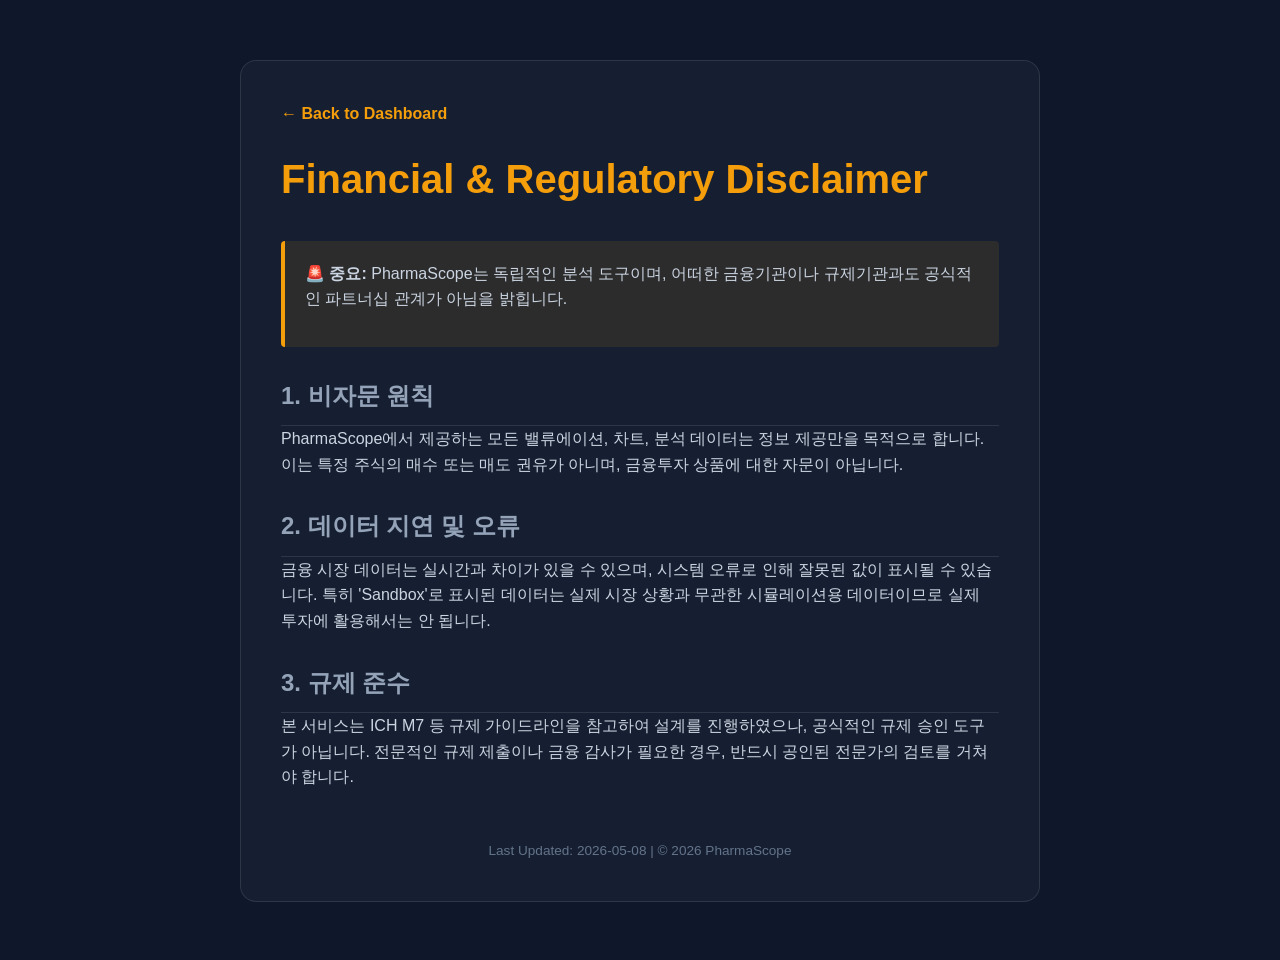
<file: disclaimer.html>
<!DOCTYPE html>
<html lang="ko">
<head>
    <meta charset="UTF-8">
    <meta name="viewport" content="width=device-width, initial-scale=1.0">
    <title>Disclaimer - PharmaScope</title>
    <link rel="stylesheet" href="styles.css">
    <style>
        body { background: #0f172a; color: #f1f5f9; font-family: 'Inter', sans-serif; line-height: 1.6; }
        .legal-container { max-width: 800px; margin: 60px auto; padding: 40px; background: rgba(30, 41, 59, 0.5); border: 1px solid rgba(255, 255, 255, 0.1); border-radius: 16px; backdrop-filter: blur(10px); }
        h1 { color: #f59e0b; margin-bottom: 30px; font-size: 2.5rem; }
        h2 { color: #94a3b8; margin-top: 30px; border-bottom: 1px solid rgba(255,255,255,0.1); padding-bottom: 10px; }
        p, li { margin-bottom: 15px; color: #cbd5e1; }
        .back-link { display: inline-block; margin-bottom: 20px; color: #f59e0b; text-decoration: none; font-weight: 600; }
        .back-link:hover { text-decoration: underline; }
        .warning-box { background: rgba(245, 158, 11, 0.1); border-left: 4px solid #f59e0b; padding: 20px; margin: 20px 0; border-radius: 4px; }
    </style>
</head>
<body>
    <div class="legal-container">
        <a href="index.html" class="back-link">← Back to Dashboard</a>
        <h1>Financial & Regulatory Disclaimer</h1>
        
        <div class="warning-box">
            <p><strong>🚨 중요:</strong> PharmaScope는 독립적인 분석 도구이며, 어떠한 금융기관이나 규제기관과도 공식적인 파트너십 관계가 아님을 밝힙니다.</p>
        </div>

        <section>
            <h2>1. 비자문 원칙</h2>
            <p>PharmaScope에서 제공하는 모든 밸류에이션, 차트, 분석 데이터는 정보 제공만을 목적으로 합니다. 이는 특정 주식의 매수 또는 매도 권유가 아니며, 금융투자 상품에 대한 자문이 아닙니다.</p>
        </section>

        <section>
            <h2>2. 데이터 지연 및 오류</h2>
            <p>금융 시장 데이터는 실시간과 차이가 있을 수 있으며, 시스템 오류로 인해 잘못된 값이 표시될 수 있습니다. 특히 'Sandbox'로 표시된 데이터는 실제 시장 상황과 무관한 시뮬레이션용 데이터이므로 실제 투자에 활용해서는 안 됩니다.</p>
        </section>

        <section>
            <h2>3. 규제 준수</h2>
            <p>본 서비스는 ICH M7 등 규제 가이드라인을 참고하여 설계를 진행하였으나, 공식적인 규제 승인 도구가 아닙니다. 전문적인 규제 제출이나 금융 감사가 필요한 경우, 반드시 공인된 전문가의 검토를 거쳐야 합니다.</p>
        </section>

        <footer style="margin-top: 50px; font-size: 0.85rem; color: #64748b; text-align: center;">
            Last Updated: 2026-05-08 | &copy; 2026 PharmaScope
        </footer>
    </div>
</body>
</html>
</file>
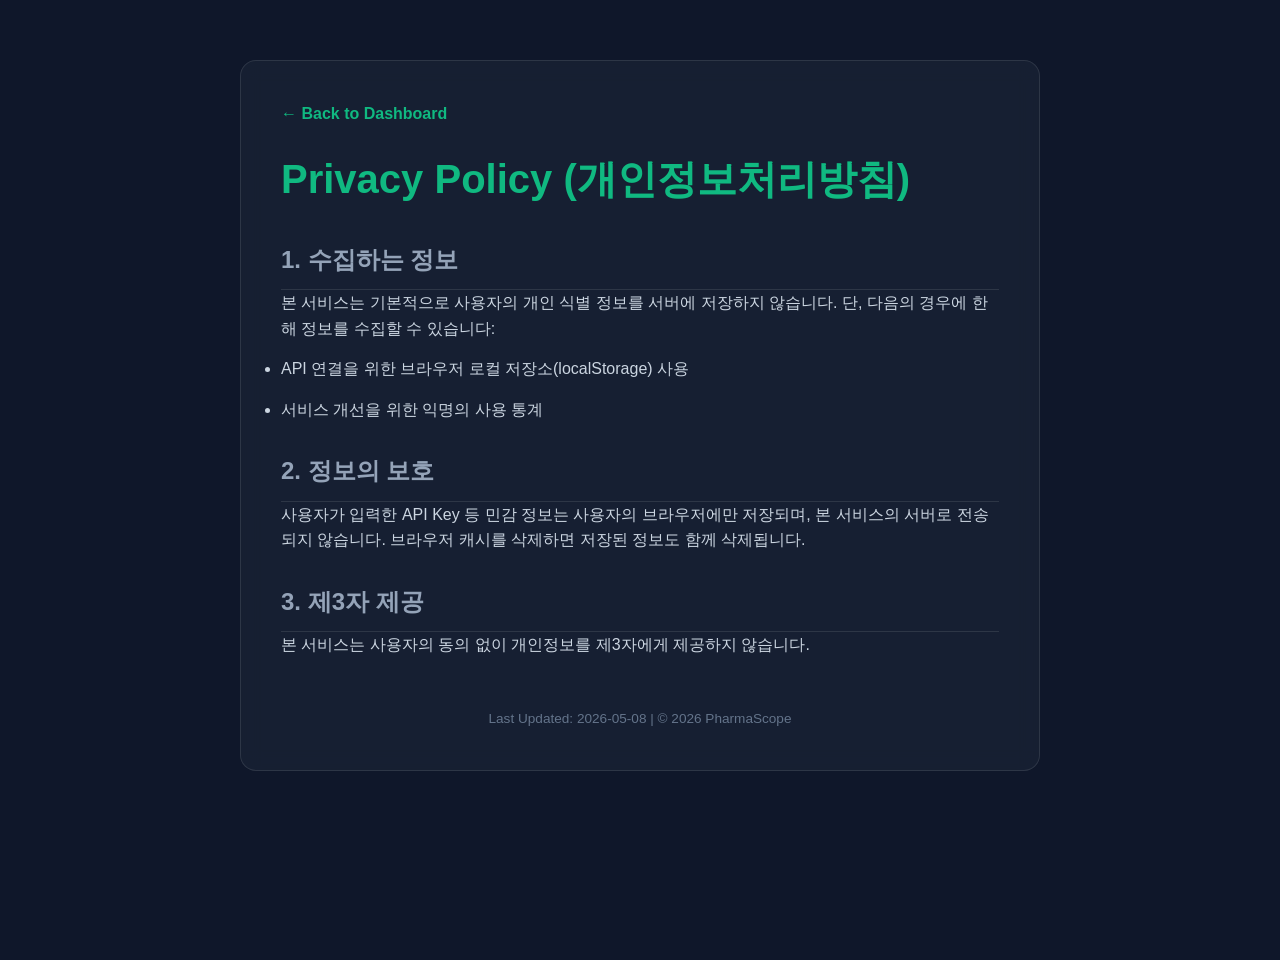
<file: privacy.html>
<!DOCTYPE html>
<html lang="ko">
<head>
    <meta charset="UTF-8">
    <meta name="viewport" content="width=device-width, initial-scale=1.0">
    <title>Privacy Policy - PharmaScope</title>
    <link rel="stylesheet" href="styles.css">
    <style>
        body { background: #0f172a; color: #f1f5f9; font-family: 'Inter', sans-serif; line-height: 1.6; }
        .legal-container { max-width: 800px; margin: 60px auto; padding: 40px; background: rgba(30, 41, 59, 0.5); border: 1px solid rgba(255, 255, 255, 0.1); border-radius: 16px; backdrop-filter: blur(10px); }
        h1 { color: #10b981; margin-bottom: 30px; font-size: 2.5rem; }
        h2 { color: #94a3b8; margin-top: 30px; border-bottom: 1px solid rgba(255,255,255,0.1); padding-bottom: 10px; }
        p, li { margin-bottom: 15px; color: #cbd5e1; }
        .back-link { display: inline-block; margin-bottom: 20px; color: #10b981; text-decoration: none; font-weight: 600; }
        .back-link:hover { text-decoration: underline; }
    </style>
</head>
<body>
    <div class="legal-container">
        <a href="index.html" class="back-link">← Back to Dashboard</a>
        <h1>Privacy Policy (개인정보처리방침)</h1>
        
        <section>
            <h2>1. 수집하는 정보</h2>
            <p>본 서비스는 기본적으로 사용자의 개인 식별 정보를 서버에 저장하지 않습니다. 단, 다음의 경우에 한해 정보를 수집할 수 있습니다:</p>
            <ul>
                <li>API 연결을 위한 브라우저 로컬 저장소(localStorage) 사용</li>
                <li>서비스 개선을 위한 익명의 사용 통계</li>
            </ul>
        </section>

        <section>
            <h2>2. 정보의 보호</h2>
            <p>사용자가 입력한 API Key 등 민감 정보는 사용자의 브라우저에만 저장되며, 본 서비스의 서버로 전송되지 않습니다. 브라우저 캐시를 삭제하면 저장된 정보도 함께 삭제됩니다.</p>
        </section>

        <section>
            <h2>3. 제3자 제공</h2>
            <p>본 서비스는 사용자의 동의 없이 개인정보를 제3자에게 제공하지 않습니다.</p>
        </section>

        <footer style="margin-top: 50px; font-size: 0.85rem; color: #64748b; text-align: center;">
            Last Updated: 2026-05-08 | &copy; 2026 PharmaScope
        </footer>
    </div>
</body>
</html>
</file>
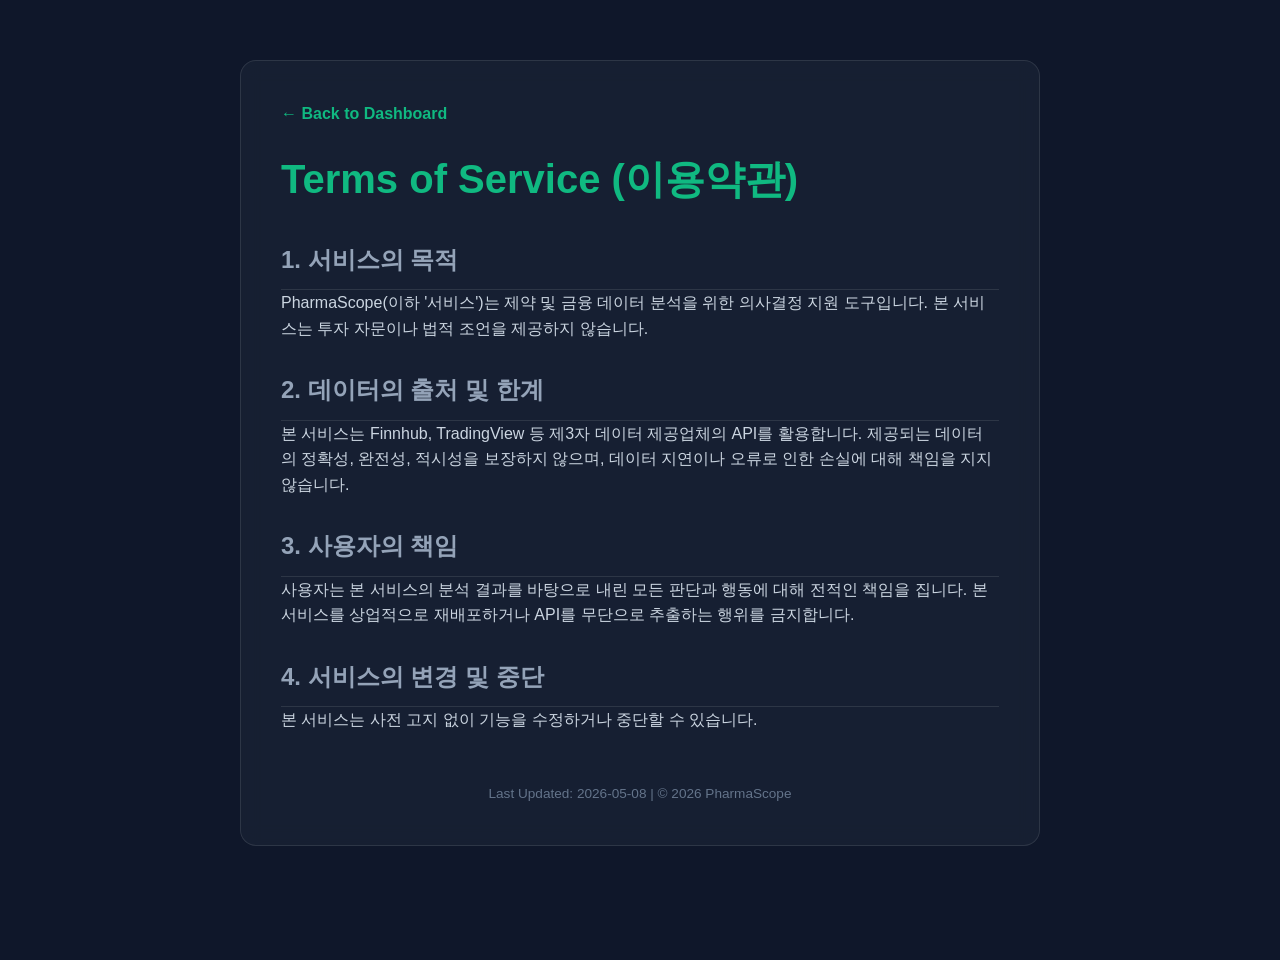
<file: terms.html>
<!DOCTYPE html>
<html lang="ko">
<head>
    <meta charset="UTF-8">
    <meta name="viewport" content="width=device-width, initial-scale=1.0">
    <title>Terms of Service - PharmaScope</title>
    <link rel="stylesheet" href="styles.css">
    <style>
        body { background: #0f172a; color: #f1f5f9; font-family: 'Inter', sans-serif; line-height: 1.6; }
        .legal-container { max-width: 800px; margin: 60px auto; padding: 40px; background: rgba(30, 41, 59, 0.5); border: 1px solid rgba(255, 255, 255, 0.1); border-radius: 16px; backdrop-filter: blur(10px); }
        h1 { color: #10b981; margin-bottom: 30px; font-size: 2.5rem; }
        h2 { color: #94a3b8; margin-top: 30px; border-bottom: 1px solid rgba(255,255,255,0.1); padding-bottom: 10px; }
        p, li { margin-bottom: 15px; color: #cbd5e1; }
        .back-link { display: inline-block; margin-bottom: 20px; color: #10b981; text-decoration: none; font-weight: 600; }
        .back-link:hover { text-decoration: underline; }
    </style>
</head>
<body>
    <div class="legal-container">
        <a href="index.html" class="back-link">← Back to Dashboard</a>
        <h1>Terms of Service (이용약관)</h1>
        
        <section>
            <h2>1. 서비스의 목적</h2>
            <p>PharmaScope(이하 '서비스')는 제약 및 금융 데이터 분석을 위한 의사결정 지원 도구입니다. 본 서비스는 투자 자문이나 법적 조언을 제공하지 않습니다.</p>
        </section>

        <section>
            <h2>2. 데이터의 출처 및 한계</h2>
            <p>본 서비스는 Finnhub, TradingView 등 제3자 데이터 제공업체의 API를 활용합니다. 제공되는 데이터의 정확성, 완전성, 적시성을 보장하지 않으며, 데이터 지연이나 오류로 인한 손실에 대해 책임을 지지 않습니다.</p>
        </section>

        <section>
            <h2>3. 사용자의 책임</h2>
            <p>사용자는 본 서비스의 분석 결과를 바탕으로 내린 모든 판단과 행동에 대해 전적인 책임을 집니다. 본 서비스를 상업적으로 재배포하거나 API를 무단으로 추출하는 행위를 금지합니다.</p>
        </section>

        <section>
            <h2>4. 서비스의 변경 및 중단</h2>
            <p>본 서비스는 사전 고지 없이 기능을 수정하거나 중단할 수 있습니다.</p>
        </section>

        <footer style="margin-top: 50px; font-size: 0.85rem; color: #64748b; text-align: center;">
            Last Updated: 2026-05-08 | &copy; 2026 PharmaScope
        </footer>
    </div>
</body>
</html>
</file>
<file: styles.css>
:root {
    /* Color Palette */
    --bg-primary: #0f172a;
    --bg-secondary: #1e293b;
    --text-primary: #f8fafc;
    --text-secondary: #94a3b8;
    --accent-primary: #3b82f6;
    --accent-hover: #2563eb;
    --accent-glow: rgba(59, 130, 246, 0.5);
    --success: #10b981;
    --danger: #ef4444;
    
    /* Glassmorphism */
    --glass-bg: rgba(30, 41, 59, 0.7);
    --glass-border: rgba(255, 255, 255, 0.1);
    --glass-shadow: 0 8px 32px 0 rgba(0, 0, 0, 0.37);
    
    /* Animation */
    --transition-fast: 0.2s ease;
    --transition-normal: 0.3s ease;
}

* {
    box-sizing: border-box;
    margin: 0;
    padding: 0;
}

body {
    font-family: 'Inter', 'Noto Sans KR', sans-serif;
    background-color: var(--bg-primary);
    color: var(--text-primary);
    min-height: 100vh;
    background-image: 
        radial-gradient(circle at 15% 50%, rgba(59, 130, 246, 0.15), transparent 25%),
        radial-gradient(circle at 85% 30%, rgba(16, 185, 129, 0.1), transparent 25%);
    background-attachment: fixed;
    overflow-x: hidden;
}

.app-container {
    max-width: 1200px;
    margin: 0 auto;
    padding: 0 20px;
}

/* Header */
.glass-header {
    position: sticky;
    top: 0;
    z-index: 100;
    background: var(--glass-bg);
    backdrop-filter: blur(12px);
    -webkit-backdrop-filter: blur(12px);
    border-bottom: 1px solid var(--glass-border);
    margin: 0 -20px;
    padding: 15px 20px;
}

.header-content {
    max-width: 1200px;
    margin: 0 auto;
    display: flex;
    justify-content: space-between;
    align-items: center;
}

.logo {
    display: flex;
    align-items: center;
    gap: 10px;
    font-size: 1.5rem;
    font-weight: 700;
    color: var(--text-primary);
    text-shadow: 0 0 10px rgba(255,255,255,0.2);
}

.logo i {
    color: var(--accent-primary);
    filter: drop-shadow(0 0 8px var(--accent-glow));
}

nav {
    display: flex;
    gap: 15px;
}

.nav-btn {
    background: transparent;
    border: none;
    color: var(--text-secondary);
    font-size: 1rem;
    font-weight: 600;
    cursor: pointer;
    padding: 8px 16px;
    border-radius: 8px;
    transition: var(--transition-fast);
    display: flex;
    align-items: center;
    gap: 8px;
}

.nav-btn:hover {
    color: var(--text-primary);
    background: rgba(255, 255, 255, 0.05);
}

.nav-btn.active {
    color: var(--accent-primary);
    background: rgba(59, 130, 246, 0.1);
}

.badge {
    background: var(--accent-primary);
    color: white;
    font-size: 0.75rem;
    padding: 2px 6px;
    border-radius: 12px;
    font-weight: 700;
}

/* Sections */
.section {
    display: none;
    padding: 40px 0 80px;
}

.section.active {
    display: block;
}

.fade-in {
    animation: fadeIn var(--transition-normal);
}

@keyframes fadeIn {
    from { opacity: 0; transform: translateY(10px); }
    to { opacity: 1; transform: translateY(0); }
}

/* Hero */
/* --- Sophisticated Branding --- */
.hero {
    text-align: center;
    margin-bottom: 80px;
}

.hero h1 {
    font-size: 5.5rem; /* 대폭 확대 */
    margin-bottom: 0.5rem;
    font-weight: 950;
    letter-spacing: -0.04em;
    background: linear-gradient(135deg, #ffffff 0%, #94a3b8 50%, #475569 100%);
    -webkit-background-clip: text;
    -webkit-text-fill-color: transparent;
    filter: drop-shadow(0 0 30px rgba(16, 185, 129, 0.2));
    animation: titleAppear 1.2s cubic-bezier(0.2, 0.8, 0.2, 1);
}

.hero p {
    color: var(--text-secondary);
    font-size: 1.4rem;
    font-weight: 300;
    letter-spacing: 0.1em;
    text-transform: uppercase;
    max-width: 800px;
    margin: 0 auto 30px;
    opacity: 0.8;
}

/* --- Sophisticated Search Bar --- */
.search-bar-container {
    position: relative;
    max-width: 850px;
    margin: 0 auto;
    background: rgba(15, 23, 42, 0.6);
    border: 1px solid rgba(255, 255, 255, 0.1);
    border-radius: 24px;
    padding: 8px;
    box-shadow: 0 20px 50px rgba(0,0,0,0.3), inset 0 1px 1px rgba(255,255,255,0.05);
    backdrop-filter: blur(25px);
    transition: all 0.4s cubic-bezier(0.4, 0, 0.2, 1);
    display: flex;
    align-items: center;
}

.search-bar-container:focus-within {
    border-color: var(--accent-primary);
    box-shadow: 0 0 40px rgba(16, 185, 129, 0.15), 0 20px 50px rgba(0,0,0,0.4);
    transform: translateY(-2px);
    background: rgba(15, 23, 42, 0.8);
}

.search-icon {
    margin-left: 20px;
    color: #475569;
    font-size: 1.2rem;
}

#search-input {
    flex: 1;
    padding: 18px 20px;
    font-size: 1.25rem;
    background: transparent;
    border: none;
    color: var(--text-primary);
    outline: none;
    font-family: 'Inter', sans-serif;
}

#search-input::placeholder {
    color: #475569;
}

/* Action Button Inside Search */
.search-action-btn {
    padding: 14px 35px;
    background: linear-gradient(135deg, #10b981 0%, #059669 100%);
    border: none;
    border-radius: 18px;
    color: white;
    font-weight: 800;
    font-size: 1rem;
    cursor: pointer;
    box-shadow: 0 4px 15px rgba(16, 185, 129, 0.3);
    transition: all 0.3s ease;
    text-transform: uppercase;
    letter-spacing: 0.05em;
    margin-left: 10px;
}

.search-action-btn:hover {
    filter: brightness(1.1);
    box-shadow: 0 8px 25px rgba(16, 185, 129, 0.5);
    transform: scale(1.02);
}

@keyframes titleAppear {
    from { opacity: 0; transform: translateY(20px); filter: blur(10px); }
    to { opacity: 1; transform: translateY(0); filter: blur(0); }
}

/* Filter Container */
.filter-container {
    display: flex;
    justify-content: center;
    gap: 10px;
    margin-top: 20px;
    flex-wrap: wrap;
}

.filter-btn {
    background: rgba(255, 255, 255, 0.05);
    border: 1px solid var(--glass-border);
    color: var(--text-secondary);
    padding: 8px 16px;
    border-radius: 20px;
    cursor: pointer;
    font-size: 0.9rem;
    font-weight: 500;
    transition: all 0.2s ease;
}

.filter-btn:hover {
    background: rgba(255, 255, 255, 0.1);
    color: var(--text-primary);
}

.filter-btn.active {
    background: var(--accent-primary);
    color: white;
    border-color: var(--accent-primary);
}

.filter-btn.undervalued.active { background: var(--success); border-color: var(--success); }
.filter-btn.fair.active { background: var(--warning); border-color: var(--warning); color: #000; }
.filter-btn.overvalued.active { background: var(--danger); border-color: var(--danger); }

/* Grid */
.stock-grid {
    display: grid;
    grid-template-columns: repeat(auto-fill, minmax(300px, 1fr));
    gap: 25px;
}

/* Stock Card */
.stock-card {
    background: var(--glass-bg);
    border: 1px solid var(--glass-border);
    border-radius: 16px;
    padding: 24px;
    transition: var(--transition-normal);
    position: relative;
    overflow: hidden;
    cursor: pointer;
    backdrop-filter: blur(10px);
    display: flex;
    flex-direction: column;
}

.valuation-badge {
    display: inline-block;
    align-self: flex-start;
    padding: 4px 10px;
    border-radius: 12px;
    font-size: 0.75rem;
    font-weight: 700;
    color: white;
    box-shadow: 0 4px 6px rgba(0,0,0,0.3);
    margin-bottom: 10px;
    z-index: 10;
}

.badge-undervalued { background-color: var(--success); }
.badge-fair { background-color: var(--warning); color: #000; }
.badge-overvalued { background-color: var(--danger); }

.stock-card::before {
    content: '';
    position: absolute;
    top: 0;
    left: 0;
    width: 100%;
    height: 4px;
    background: linear-gradient(90deg, transparent, transparent);
    transition: var(--transition-normal);
}

.stock-card:hover {
    transform: translateY(-5px);
    box-shadow: var(--glass-shadow);
    border-color: rgba(255, 255, 255, 0.2);
}

.stock-card:hover::before {
    background: linear-gradient(90deg, var(--accent-primary), var(--success));
}

.card-header {
    display: flex;
    justify-content: space-between;
    align-items: flex-start;
    margin-bottom: 15px;
}

.stock-name {
    font-size: 1.25rem;
    font-weight: 700;
}

.stock-id {
    font-size: 0.85rem;
    color: var(--text-secondary);
    margin-top: 4px;
}

.stock-type {
    font-size: 0.75rem;
    padding: 4px 8px;
    background: rgba(255, 255, 255, 0.1);
    border-radius: 4px;
    color: var(--text-secondary);
}

.card-price {
    font-size: 2rem;
    font-weight: 700;
    margin-bottom: 5px;
}

.card-change {
    font-size: 1rem;
    font-weight: 600;
    display: flex;
    align-items: center;
    gap: 4px;
    margin-bottom: 20px;
}

.positive { color: var(--success); }
.negative { color: var(--danger); }

.card-stats {
    display: flex;
    justify-content: space-between;
    border-top: 1px solid var(--glass-border);
    padding-top: 15px;
    margin-bottom: 20px;
}

.stat {
    text-align: center;
}

.stat-label {
    font-size: 0.75rem;
    color: var(--text-secondary);
    margin-bottom: 4px;
}

.stat-value {
    font-size: 0.9rem;
    font-weight: 600;
}

.compare-btn {
    width: 100%;
    padding: 12px;
    border: 1px solid var(--accent-primary);
    background: transparent;
    color: var(--accent-primary);
    border-radius: 8px;
    font-weight: 600;
    cursor: pointer;
    transition: var(--transition-fast);
}

.compare-btn:hover {
    background: rgba(59, 130, 246, 0.1);
}

.compare-btn.selected {
    background: var(--accent-primary);
    color: white;
}

/* Compare Section */
.compare-container {
    background: var(--glass-bg);
    border: 1px solid var(--glass-border);
    border-radius: 16px;
    padding: 30px;
    backdrop-filter: blur(10px);
}

.empty-state {
    text-align: center;
    padding: 60px 20px;
    color: var(--text-secondary);
}

.empty-state i {
    width: 64px;
    height: 64px;
    margin-bottom: 20px;
    opacity: 0.5;
}

.primary-btn {
    margin-top: 20px;
    padding: 12px 24px;
    background: var(--accent-primary);
    color: white;
    border: none;
    border-radius: 8px;
    font-weight: 600;
    cursor: pointer;
    transition: var(--transition-fast);
}

.primary-btn:hover {
    background: var(--accent-hover);
}

.compare-table-wrapper {
    overflow-x: auto;
}

.compare-table {
    width: 100%;
    border-collapse: collapse;
}

.compare-table th, .compare-table td {
    padding: 20px;
    text-align: left;
    border-bottom: 1px solid var(--glass-border);
}

.compare-table th {
    font-weight: 600;
    color: var(--text-secondary);
    white-space: nowrap;
}

.compare-table th:first-child, .compare-table td:first-child {
    font-weight: 700;
    color: var(--text-secondary);
    background: rgba(0,0,0,0.2);
    border-right: 1px solid var(--glass-border);
    width: 150px;
}

.compare-table td {
    font-size: 1.1rem;
}

.compare-table tr:hover td {
    background: rgba(255,255,255,0.02);
}

.compare-table td.remove-cell {
    text-align: center;
    padding: 10px;
}

.remove-btn {
    background: transparent;
    border: none;
    color: var(--danger);
    cursor: pointer;
    padding: 8px;
    border-radius: 50%;
    transition: var(--transition-fast);
}

.remove-btn:hover {
    background: rgba(239, 68, 68, 0.1);
}

/* CAPM Modal */
.modal-overlay {
    position: fixed;
    top: 0;
    left: 0;
    width: 100%;
    height: 100%;
    background: rgba(15, 23, 42, 0.8);
    backdrop-filter: blur(5px);
    z-index: 1000;
    display: flex;
    justify-content: center;
    align-items: center;
    opacity: 1;
    transition: var(--transition-normal);
}

.modal-overlay.hidden {
    opacity: 0;
    pointer-events: none;
}

.modal-content {
    background: var(--bg-secondary);
    border: 1px solid var(--glass-border);
    border-radius: 16px;
    width: 90%;
    max-width: 600px;
    box-shadow: var(--glass-shadow);
    transform: scale(1);
    transition: var(--transition-normal);
    overflow: hidden;
}

.modal-overlay.hidden .modal-content {
    transform: scale(0.95);
}

.modal-header {
    display: flex;
    justify-content: space-between;
    align-items: center;
    padding: 20px 24px;
    border-bottom: 1px solid var(--glass-border);
    background: rgba(0, 0, 0, 0.2);
}

.modal-header h2 {
    font-size: 1.25rem;
    font-weight: 700;
}

.icon-btn {
    background: transparent;
    border: none;
    color: var(--text-secondary);
    cursor: pointer;
    transition: var(--transition-fast);
}

.icon-btn:hover {
    color: var(--text-primary);
}

.modal-body {
    padding: 24px;
    max-height: 70vh;
    overflow-y: auto;
}

.macro-inputs-grid {
    display: grid;
    grid-template-columns: 1fr 1fr;
    gap: 15px;
}

.input-group {
    display: flex;
    flex-direction: column;
    gap: 8px;
}

.input-group label {
    font-size: 0.85rem;
    color: var(--text-secondary);
    font-weight: 500;
}

.capm-info-box {
    background: rgba(255, 255, 255, 0.05);
    border-radius: 12px;
    padding: 20px;
    margin-bottom: 24px;
}

.capm-formula {
    font-size: 0.9rem;
    color: var(--text-secondary);
    margin-bottom: 15px;
    text-align: center;
}

.capm-result {
    display: flex;
    justify-content: space-around;
    text-align: center;
}

.capm-result-item h3 {
    font-size: 0.85rem;
    color: var(--text-secondary);
    margin-bottom: 8px;
    font-weight: 500;
}

.capm-result-item .value {
    font-size: 1.5rem;
    font-weight: 700;
    color: var(--accent-primary);
}

.gauge-container {
    margin-top: 30px;
}

.gauge-labels {
    display: flex;
    justify-content: space-between;
    font-size: 0.85rem;
    margin-bottom: 10px;
    font-weight: 600;
}

.gauge-bar-bg {
    width: 100%;
    height: 12px;
    background: rgba(255, 255, 255, 0.1);
    border-radius: 6px;
    position: relative;
    overflow: hidden;
}

.gauge-bar-fill {
    height: 100%;
    border-radius: 6px;
    position: absolute;
    left: 0;
    top: 0;
    transition: width 1s cubic-bezier(0.4, 0, 0.2, 1);
}

.gauge-marker {
    position: absolute;
    top: -4px;
    width: 4px;
    height: 20px;
    background: white;
    border-radius: 2px;
    box-shadow: 0 0 4px rgba(0,0,0,0.5);
    z-index: 10;
}

.gauge-marker::after {
    content: 'Current';
    position: absolute;
    top: 24px;
    left: 50%;
    transform: translateX(-50%);
    font-size: 0.75rem;
    color: white;
    white-space: nowrap;
}

.fair-value-text {
    text-align: center;
    margin-top: 30px;
    font-size: 1.1rem;
    font-weight: 600;
}

.overvalued { color: var(--danger); }
.undervalued { color: var(--success); }

.card-actions {
    display: flex;
    gap: 10px;
    margin-top: 15px;
}

.analyze-btn {
    flex: 1;
    padding: 12px;
    border: none;
    background: rgba(16, 185, 129, 0.1);
    color: var(--success);
    border-radius: 8px;
    font-weight: 600;
    cursor: pointer;
    transition: var(--transition-fast);
}

.analyze-btn:hover {
    background: rgba(16, 185, 129, 0.2);
}

/* Responsive */
@media (max-width: 768px) {
    .hero h1 { font-size: 2rem; }
    .stock-grid { grid-template-columns: 1fr; }
    .compare-container { padding: 15px; }
    .compare-table th, .compare-table td { padding: 15px 10px; font-size: 1rem; }
}

/* Real-time Pricing Flash Animations */
@keyframes flashGreen {
    0% { background-color: rgba(16, 185, 129, 0.4); color: white; border-color: var(--success); }
    100% { background-color: transparent; border-color: transparent; }
}

@keyframes flashRed {
    0% { background-color: rgba(239, 68, 68, 0.4); color: white; border-color: var(--danger); }
    100% { background-color: transparent; border-color: transparent; }
}

.flash-up {
    animation: flashGreen 1s ease-out;
    border-radius: 4px;
    padding: 2px 4px;
}

.flash-down {
    animation: flashRed 1s ease-out;
    border-radius: 4px;
    padding: 2px 4px;
}

.sticky-compare-bar {
    position: fixed;
    bottom: 0;
    left: 0;
    width: 100%;
    background: rgba(15, 23, 42, 0.95);
    padding: 15px 20px;
    box-shadow: 0 -10px 40px rgba(0,0,0,0.5);
    border-top: 1px solid rgba(255,255,255,0.1);
    backdrop-filter: blur(20px);
    z-index: 1000;
}

/* Detail Section Styles */
.detail-container {
    max-width: 1200px;
    margin: 0 auto;
    padding: 20px;
}

.back-btn {
    display: flex;
    align-items: center;
    gap: 8px;
    background: transparent;
    border: none;
    color: var(--text-secondary);
    font-size: 1rem;
    cursor: pointer;
    margin-bottom: 20px;
    transition: var(--transition-fast);
}

.back-btn:hover {
    color: var(--accent-primary);
}

.detail-header {
    display: flex;
    justify-content: space-between;
    align-items: flex-end;
    margin-bottom: 30px;
}

.detail-title h1 {
    font-size: 2.5rem;
    margin-bottom: 5px;
}

.detail-title .ticker {
    font-size: 1.2rem;
    color: var(--text-secondary);
}

.detail-price-box {
    text-align: right;
}

.detail-price {
    font-size: 2.5rem;
    font-weight: 700;
}

.detail-change {
    font-size: 1.2rem;
    display: flex;
    align-items: center;
    justify-content: flex-end;
    gap: 5px;
}

.chart-wrapper {
    background: var(--glass-bg);
    border: 1px solid var(--glass-border);
    border-radius: 16px;
    height: 500px;
    margin-bottom: 30px;
    overflow: hidden;
    backdrop-filter: blur(10px);
}

.detail-grid {
    display: grid;
    grid-template-columns: repeat(auto-fit, minmax(300px, 1fr));
    gap: 20px;
}

.detail-card {
    background: var(--glass-bg);
    border: 1px solid var(--glass-border);
    border-radius: 16px;
    padding: 25px;
    backdrop-filter: blur(10px);
}

.detail-card h3 {
    font-size: 1.2rem;
    margin-bottom: 20px;
    color: var(--accent-primary);
    border-bottom: 1px solid rgba(255,255,255,0.1);
    padding-bottom: 10px;
}

.stats-list {
    display: grid;
    grid-template-columns: 1fr 1fr;
    gap: 15px;
}

.stat-item {
    display: flex;
    flex-direction: column;
}

.stat-item .label {
    font-size: 0.8rem;
    color: var(--text-secondary);
    margin-bottom: 4px;
}

.stat-item .value {
    font-size: 1.1rem;
    font-weight: 600;
}

.description-text {
    font-size: 1rem;
    line-height: 1.6;
    color: var(--text-secondary);
}

/* Portfolio Styles */
.portfolio-dashboard {
    max-width: 1200px;
    margin: 0 auto;
    padding: 20px;
}

.dashboard-grid {
    display: grid;
    grid-template-columns: repeat(3, 1fr);
    gap: 20px;
    margin-bottom: 30px;
}

.dashboard-card {
    background: var(--glass-bg);
    border: 1px solid var(--glass-border);
    border-radius: 16px;
    padding: 25px;
    text-align: center;
    backdrop-filter: blur(10px);
}

.dashboard-card .label {
    font-size: 0.9rem;
    color: var(--text-secondary);
    display: block;
    margin-bottom: 10px;
}

.dashboard-card .value {
    font-size: 1.8rem;
    font-weight: 700;
    color: white;
}

.portfolio-layout {
    display: grid;
    grid-template-columns: 2fr 1fr;
    gap: 20px;
}

.holdings-table {
    width: 100%;
    border-collapse: collapse;
    margin-top: 10px;
}

.holdings-table th, .holdings-table td {
    padding: 15px;
    text-align: left;
    border-bottom: 1px solid rgba(255,255,255,0.05);
}

.holdings-table th {
    font-size: 0.85rem;
    color: var(--text-secondary);
    font-weight: 500;
}

.shares-input {
    width: 80px;
    background: rgba(255,255,255,0.05);
    border: 1px solid var(--glass-border);
    border-radius: 4px;
    padding: 8px;
    color: white;
    text-align: center;
}

.holdings-table .remove-btn {
    background: transparent;
    border: none;
    color: var(--valuation-over);
    cursor: pointer;
    opacity: 0.6;
    transition: 0.2s;
}

.holdings-table .remove-btn:hover {
    opacity: 1;
}

.chart-container {
    position: relative;
    height: 300px;
    width: 100%;
    display: flex;
    align-items: center;
    justify-content: center;
}

@media (max-width: 900px) {
    .dashboard-grid { grid-template-columns: 1fr; }
    .portfolio-layout { grid-template-columns: 1fr; }
}

/* Additional Stock Card Action */
.portfolio-add-btn {
    width: 100%;
    margin-top: 10px;
    padding: 10px;
    background: rgba(255,255,255,0.05);
    border: 1px solid var(--glass-border);
    border-radius: 8px;
    color: var(--text-primary);
    font-size: 0.85rem;
    display: flex;
    align-items: center;
    justify-content: center;
    gap: 8px;
    cursor: pointer;
    transition: 0.2s;
}

.portfolio-add-btn:hover {
    background: rgba(255,255,255,0.1);
    border-color: var(--accent-primary);
}

.portfolio-add-btn.in-portfolio {
    background: rgba(74, 222, 128, 0.1);
    border-color: var(--valuation-under);
    color: var(--valuation-under);
}

/* --- Dynamic Data Background --- */
.dynamic-bg {
    position: fixed;
    top: 0;
    left: 0;
    width: 100%;
    height: 100%;
    background: url('hero-bg.png') center/cover no-repeat;
    z-index: -1;
    opacity: 0.25; /* 은은하게 깔림 */
    filter: blur(2px) brightness(0.7);
    animation: bgMovement 60s linear infinite alternate;
}

@keyframes bgMovement {
    0% { transform: scale(1) translate(0, 0); }
    100% { transform: scale(1.1) translate(-20px, -20px); }
}

/* --- Sophisticated Branding (Logo) --- */
.brand-identity {
    display: flex;
    flex-direction: column;
    align-items: flex-start;
}

.logo {
    display: flex;
    align-items: center;
    gap: 12px;
    margin-bottom: 2px;
}

.logo i {
    color: #10b981;
    filter: drop-shadow(0 0 8px rgba(16, 185, 129, 0.6));
}

.logo-text {
    font-size: 2.2rem;
    font-weight: 900;
    letter-spacing: -0.05em;
    background: linear-gradient(to bottom, #ffffff, #94a3b8);
    -webkit-background-clip: text;
    -webkit-text-fill-color: transparent;
    filter: drop-shadow(0 4px 10px rgba(0,0,0,0.5));
}

.logo-accent {
    color: #10b981;
    -webkit-text-fill-color: #10b981;
    text-shadow: 0 0 15px rgba(16, 185, 129, 0.4);
}

.brand-tagline {
    font-size: 0.65rem;
    text-transform: uppercase;
    letter-spacing: 0.3em;
    color: var(--text-secondary);
    font-weight: 700;
    margin-left: 45px;
    opacity: 0.6;
}

/* --- Advanced Institutional Footer --- */
.app-footer {
    margin-top: 100px;
    padding: 80px 20px 40px;
    background: linear-gradient(to bottom, transparent, rgba(10, 15, 28, 0.95));
    border-top: 1px solid rgba(255,255,255,0.05);
}

.footer-content {
    max-width: 1100px;
    margin: 0 auto;
}

.footer-grid {
    display: grid;
    grid-template-columns: 1.5fr 1fr;
    gap: 60px;
    margin-bottom: 60px;
    text-align: left;
}

.footer-section h3 {
    font-size: 0.85rem;
    text-transform: uppercase;
    letter-spacing: 0.15em;
    color: var(--accent-primary);
    margin-bottom: 25px;
}

.creator-profile .profile-box {
    display: flex;
    align-items: center;
    gap: 20px;
    background: rgba(255,255,255,0.03);
    padding: 20px;
    border-radius: 16px;
    border: 1px solid rgba(255,255,255,0.05);
}

.creator-profile .avatar {
    width: 60px;
    height: 60px;
    background: linear-gradient(135deg, #10b981, #059669);
    border-radius: 50%;
    display: flex;
    align-items: center;
    justify-content: center;
    font-weight: 800;
    font-size: 1.2rem;
    color: white;
}

.creator-profile .name {
    font-size: 1.1rem;
    font-weight: 700;
    margin-bottom: 4px;
}

.creator-profile .role {
    font-size: 0.85rem;
    color: var(--text-secondary);
}

.license-list {
    list-style: none;
    padding: 0;
}

.license-list li {
    font-size: 0.85rem;
    color: var(--text-secondary);
    margin-bottom: 12px;
    padding-left: 20px;
    position: relative;
}

.license-list li::before {
    content: '→';
    position: absolute;
    left: 0;
    color: var(--accent-primary);
}

.footer-bottom {
    padding-top: 40px;
    border-top: 1px solid rgba(255,255,255,0.05);
    text-align: center;
}

.footer-links {
    margin-bottom: 20px;
}

.footer-links a {
    color: var(--text-primary);
    text-decoration: none;
    font-weight: 600;
    margin: 0 15px;
    transition: 0.2s;
}

.footer-links a:hover {
    color: var(--accent-primary);
}

.footer-disclaimer {
    font-size: 0.8rem;
    color: var(--text-secondary);
    max-width: 600px;
    margin: 0 auto 20px;
    line-height: 1.6;
    opacity: 0.7;
}

.copyright {
    font-size: 0.75rem;
    color: #475569;
}

/* --- Data Integrity UI Components --- */
.source-label {
    display: inline-block;
    padding: 2px 8px;
    border-radius: 4px;
    font-size: 0.7rem;
    font-weight: 600;
    text-transform: uppercase;
    letter-spacing: 0.5px;
    margin-top: 4px;
}

.source-official {
    background: rgba(16, 185, 129, 0.2);
    color: #10b981;
    border: 1px solid rgba(16, 185, 129, 0.3);
}

.source-sandbox {
    background: rgba(245, 158, 11, 0.2);
    color: #f59e0b;
    border: 1px solid rgba(245, 158, 11, 0.3);
}

.harness-badge {
    display: inline-flex;
    align-items: center;
    gap: 4px;
    padding: 2px 6px;
    background: var(--accent-primary);
    color: white;
    border-radius: 4px;
    font-size: 0.65rem;
    font-weight: 700;
    margin-left: 8px;
}

@media (max-width: 768px) {
    .footer-grid { grid-template-columns: 1fr; gap: 40px; }
    .hero h1 { font-size: 3.5rem; }
}
</file>
